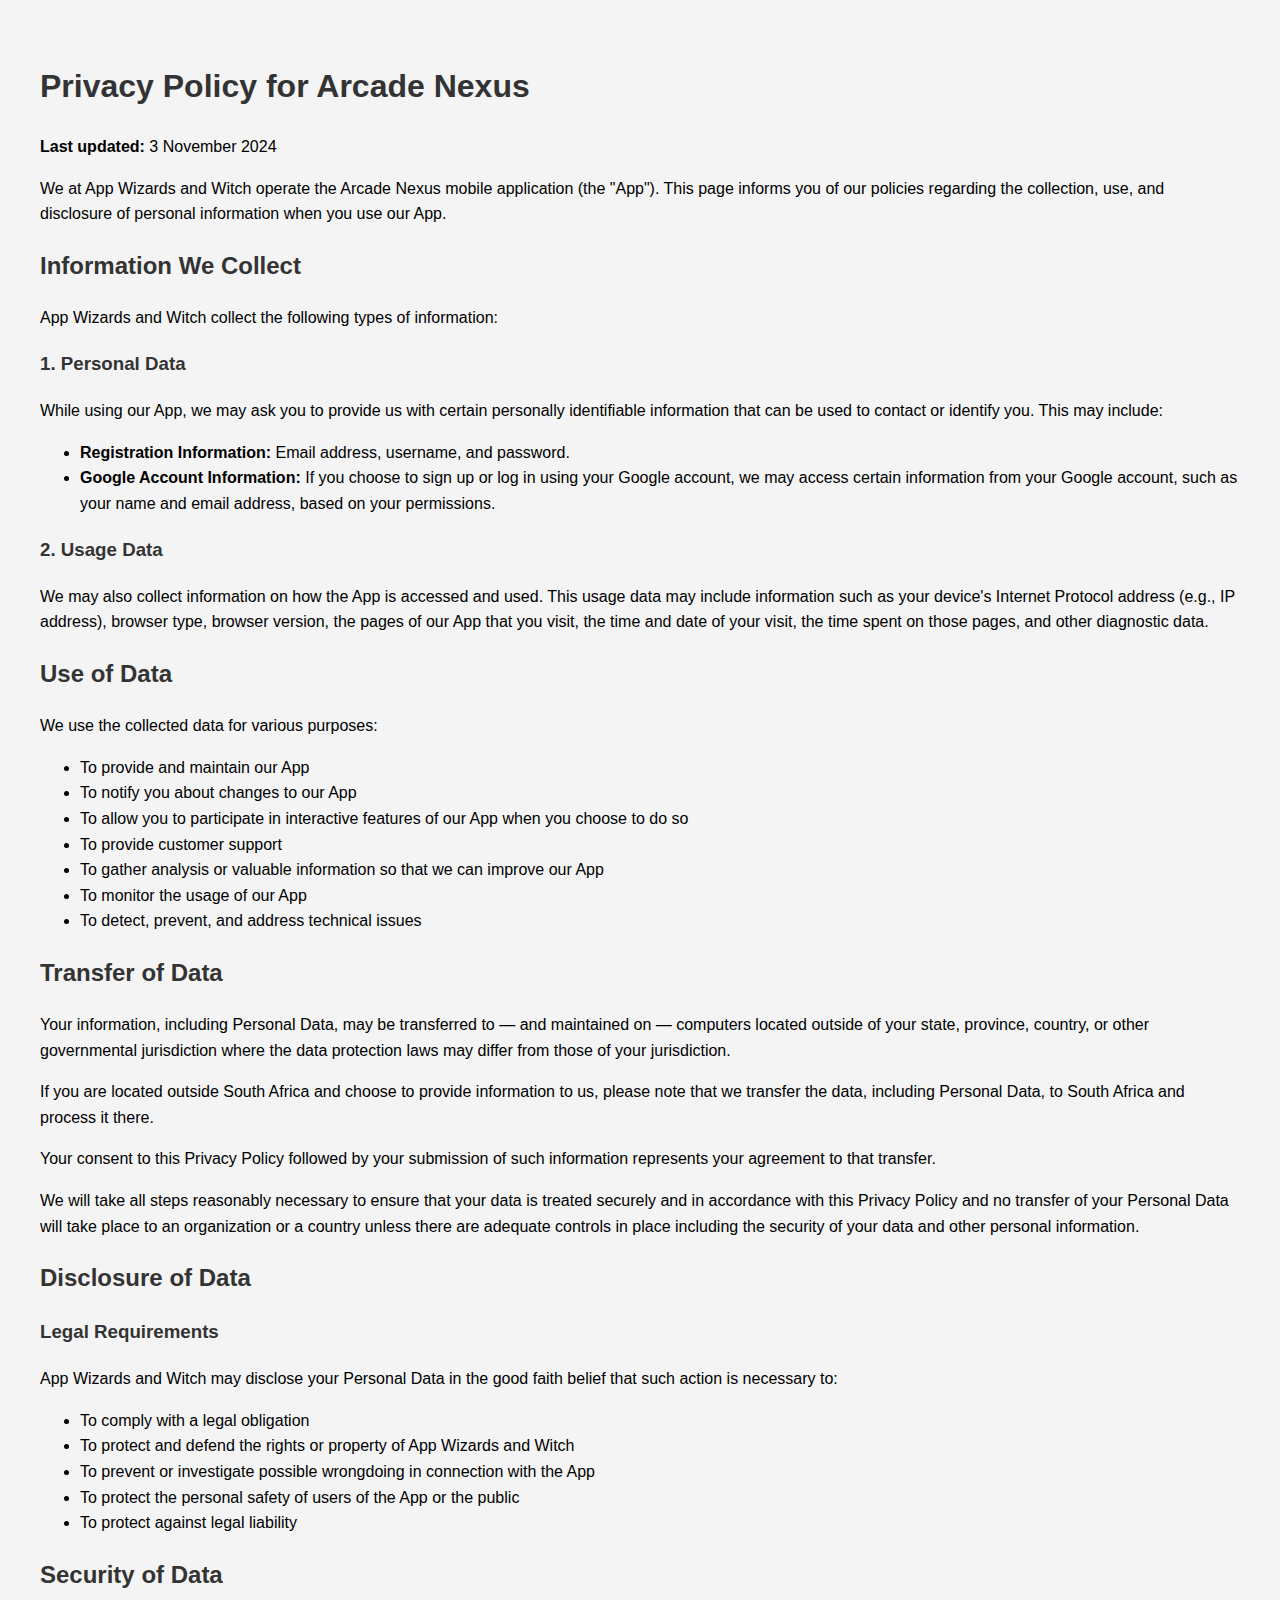
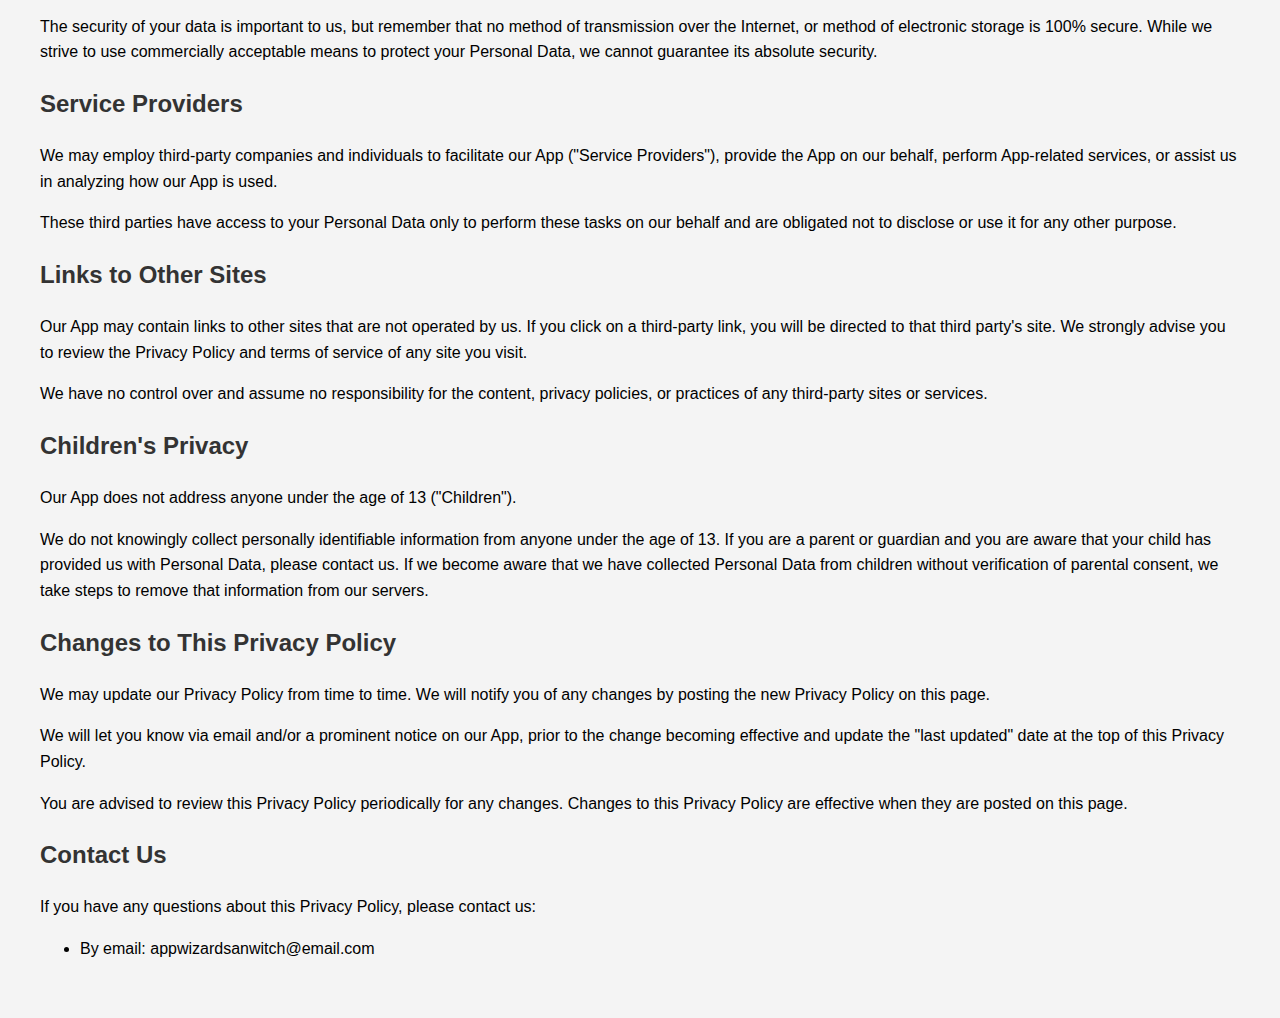
<file: index.html>
<!DOCTYPE html>
<html lang="en">
<head>
    <meta charset="UTF-8">
    <meta name="viewport" content="width=device-width, initial-scale=1.0">
    <title>Privacy Policy for Arcade Nexus</title>
    <style>
        body {
            font-family: Arial, sans-serif;
            line-height: 1.6;
            margin: 20px;
            padding: 20px;
            background-color: #f4f4f4;
        }
        h1, h2, h3 {
            color: #333;
        }
        a {
            color: #1a0dab;
            text-decoration: none;
        }
        a:hover {
            text-decoration: underline;
        }
    </style>
</head>
<body>
    <h1>Privacy Policy for Arcade Nexus</h1>
    <p><strong>Last updated:</strong> 3 November 2024</p>

    <p>We at App Wizards and Witch operate the Arcade Nexus mobile application (the "App"). This page informs you of our policies regarding the collection, use, and disclosure of personal information when you use our App.</p>

    <h2>Information We Collect</h2>
    <p>App Wizards and Witch collect the following types of information:</p>

    <h3>1. Personal Data</h3>
    <p>While using our App, we may ask you to provide us with certain personally identifiable information that can be used to contact or identify you. This may include:</p>
    <ul>
        <li><strong>Registration Information:</strong> Email address, username, and password.</li>
        <li><strong>Google Account Information:</strong> If you choose to sign up or log in using your Google account, we may access certain information from your Google account, such as your name and email address, based on your permissions.</li>
    </ul>

    <h3>2. Usage Data</h3>
    <p>We may also collect information on how the App is accessed and used. This usage data may include information such as your device's Internet Protocol address (e.g., IP address), browser type, browser version, the pages of our App that you visit, the time and date of your visit, the time spent on those pages, and other diagnostic data.</p>

    <h2>Use of Data</h2>
    <p>We use the collected data for various purposes:</p>
    <ul>
        <li>To provide and maintain our App</li>
        <li>To notify you about changes to our App</li>
        <li>To allow you to participate in interactive features of our App when you choose to do so</li>
        <li>To provide customer support</li>
        <li>To gather analysis or valuable information so that we can improve our App</li>
        <li>To monitor the usage of our App</li>
        <li>To detect, prevent, and address technical issues</li>
    </ul>

    <h2>Transfer of Data</h2>
    <p>Your information, including Personal Data, may be transferred to — and maintained on — computers located outside of your state, province, country, or other governmental jurisdiction where the data protection laws may differ from those of your jurisdiction.</p>
    <p>If you are located outside South Africa and choose to provide information to us, please note that we transfer the data, including Personal Data, to South Africa and process it there.</p>
    <p>Your consent to this Privacy Policy followed by your submission of such information represents your agreement to that transfer.</p>
    <p>We will take all steps reasonably necessary to ensure that your data is treated securely and in accordance with this Privacy Policy and no transfer of your Personal Data will take place to an organization or a country unless there are adequate controls in place including the security of your data and other personal information.</p>

    <h2>Disclosure of Data</h2>
    <h3>Legal Requirements</h3>
    <p>App Wizards and Witch may disclose your Personal Data in the good faith belief that such action is necessary to:</p>
    <ul>
        <li>To comply with a legal obligation</li>
        <li>To protect and defend the rights or property of App Wizards and Witch</li>
        <li>To prevent or investigate possible wrongdoing in connection with the App</li>
        <li>To protect the personal safety of users of the App or the public</li>
        <li>To protect against legal liability</li>
    </ul>

    <h2>Security of Data</h2>
    <p>The security of your data is important to us, but remember that no method of transmission over the Internet, or method of electronic storage is 100% secure. While we strive to use commercially acceptable means to protect your Personal Data, we cannot guarantee its absolute security.</p>

    <h2>Service Providers</h2>
    <p>We may employ third-party companies and individuals to facilitate our App ("Service Providers"), provide the App on our behalf, perform App-related services, or assist us in analyzing how our App is used.</p>
    <p>These third parties have access to your Personal Data only to perform these tasks on our behalf and are obligated not to disclose or use it for any other purpose.</p>

    <h2>Links to Other Sites</h2>
    <p>Our App may contain links to other sites that are not operated by us. If you click on a third-party link, you will be directed to that third party's site. We strongly advise you to review the Privacy Policy and terms of service of any site you visit.</p>
    <p>We have no control over and assume no responsibility for the content, privacy policies, or practices of any third-party sites or services.</p>

    <h2>Children's Privacy</h2>
       <p>Our App does not address anyone under the age of 13 ("Children").</p>
    <p>We do not knowingly collect personally identifiable information from anyone under the age of 13. If you are a parent or guardian and you are aware that your child has provided us with Personal Data, please contact us. If we become aware that we have collected Personal Data from children without verification of parental consent, we take steps to remove that information from our servers.</p>

    <h2>Changes to This Privacy Policy</h2>
    <p>We may update our Privacy Policy from time to time. We will notify you of any changes by posting the new Privacy Policy on this page.</p>
    <p>We will let you know via email and/or a prominent notice on our App, prior to the change becoming effective and update the "last updated" date at the top of this Privacy Policy.</p>
    <p>You are advised to review this Privacy Policy periodically for any changes. Changes to this Privacy Policy are effective when they are posted on this page.</p>

    <h2>Contact Us</h2>
    <p>If you have any questions about this Privacy Policy, please contact us:</p>
    <ul>
        <li>By email: appwizardsanwitch@email.com</li>
    </ul>

</body>
</html>
</file>
